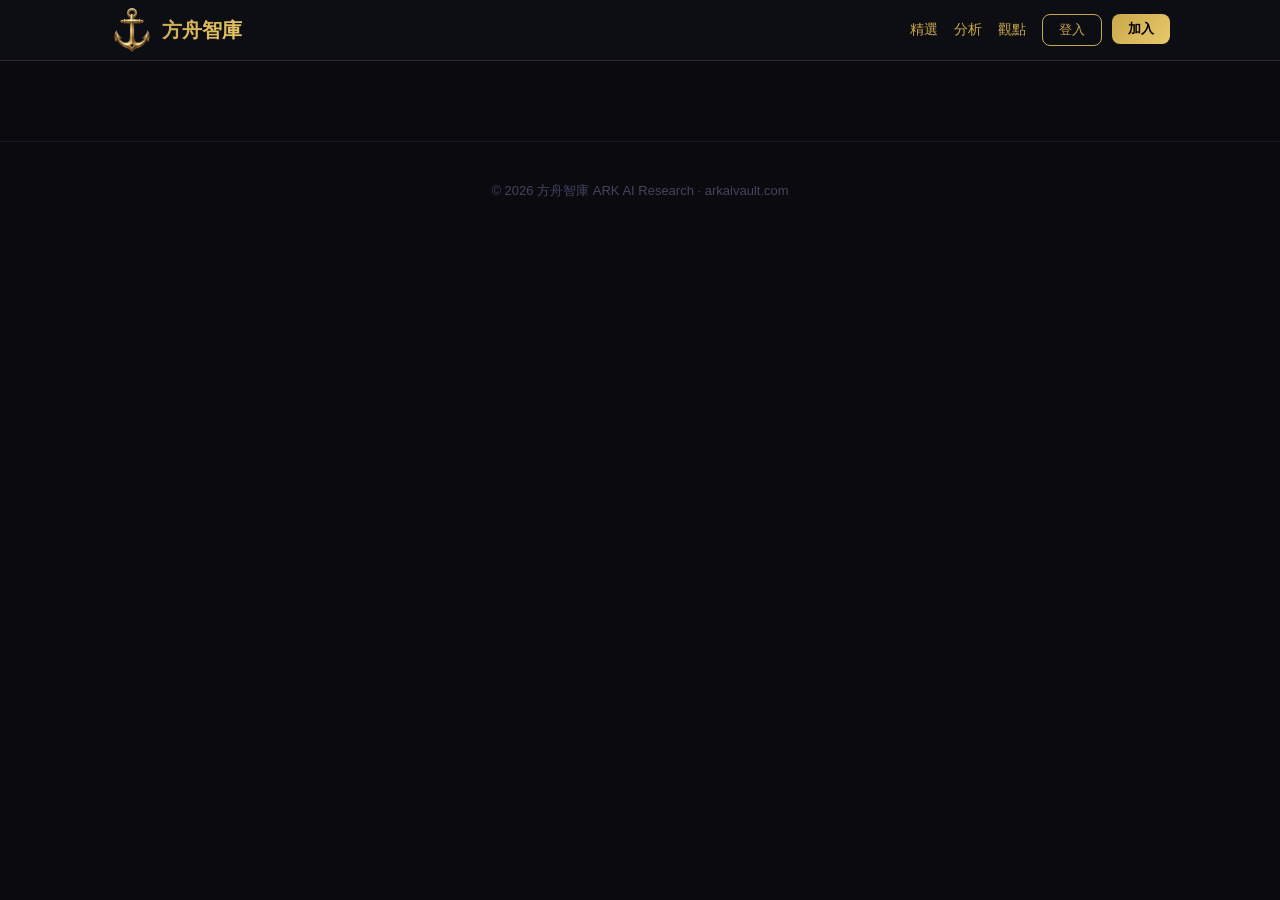
<file: index.html>
<!DOCTYPE html>
<html lang="zh-TW">
  <head>
    <meta charset="UTF-8" />
    <meta name="viewport" content="width=device-width, initial-scale=1.0" />
    <title>方舟智庫 | ARK AI VAULT</title>
    <meta name="description" content="方舟智庫 — 專業台股研究社群，每日精選、方舟智庫觀點、籌碼分析" />
    <link rel="icon" type="image/png" href="/favicon.png?v=2" />
    <link rel="apple-touch-icon" href="/icons/apple-touch-icon.png?v=2" />
    <link rel="apple-touch-icon-precomposed" href="/icons/apple-touch-icon.png?v=2" />
    <meta name="apple-mobile-web-app-title" content="方舟智庫" />
    <meta name="apple-mobile-web-app-capable" content="yes" />
    <meta name="mobile-web-app-capable" content="yes" />
    <link rel="manifest" href="/manifest.json" />
    <script type="module" crossorigin src="/assets/index-Cu1cXN2M.js"></script>
    <link rel="stylesheet" crossorigin href="/assets/index-e7St0Ynq.css">
  </head>
  <body>
    <div id="root"></div>
  </body>
</html>
</file>
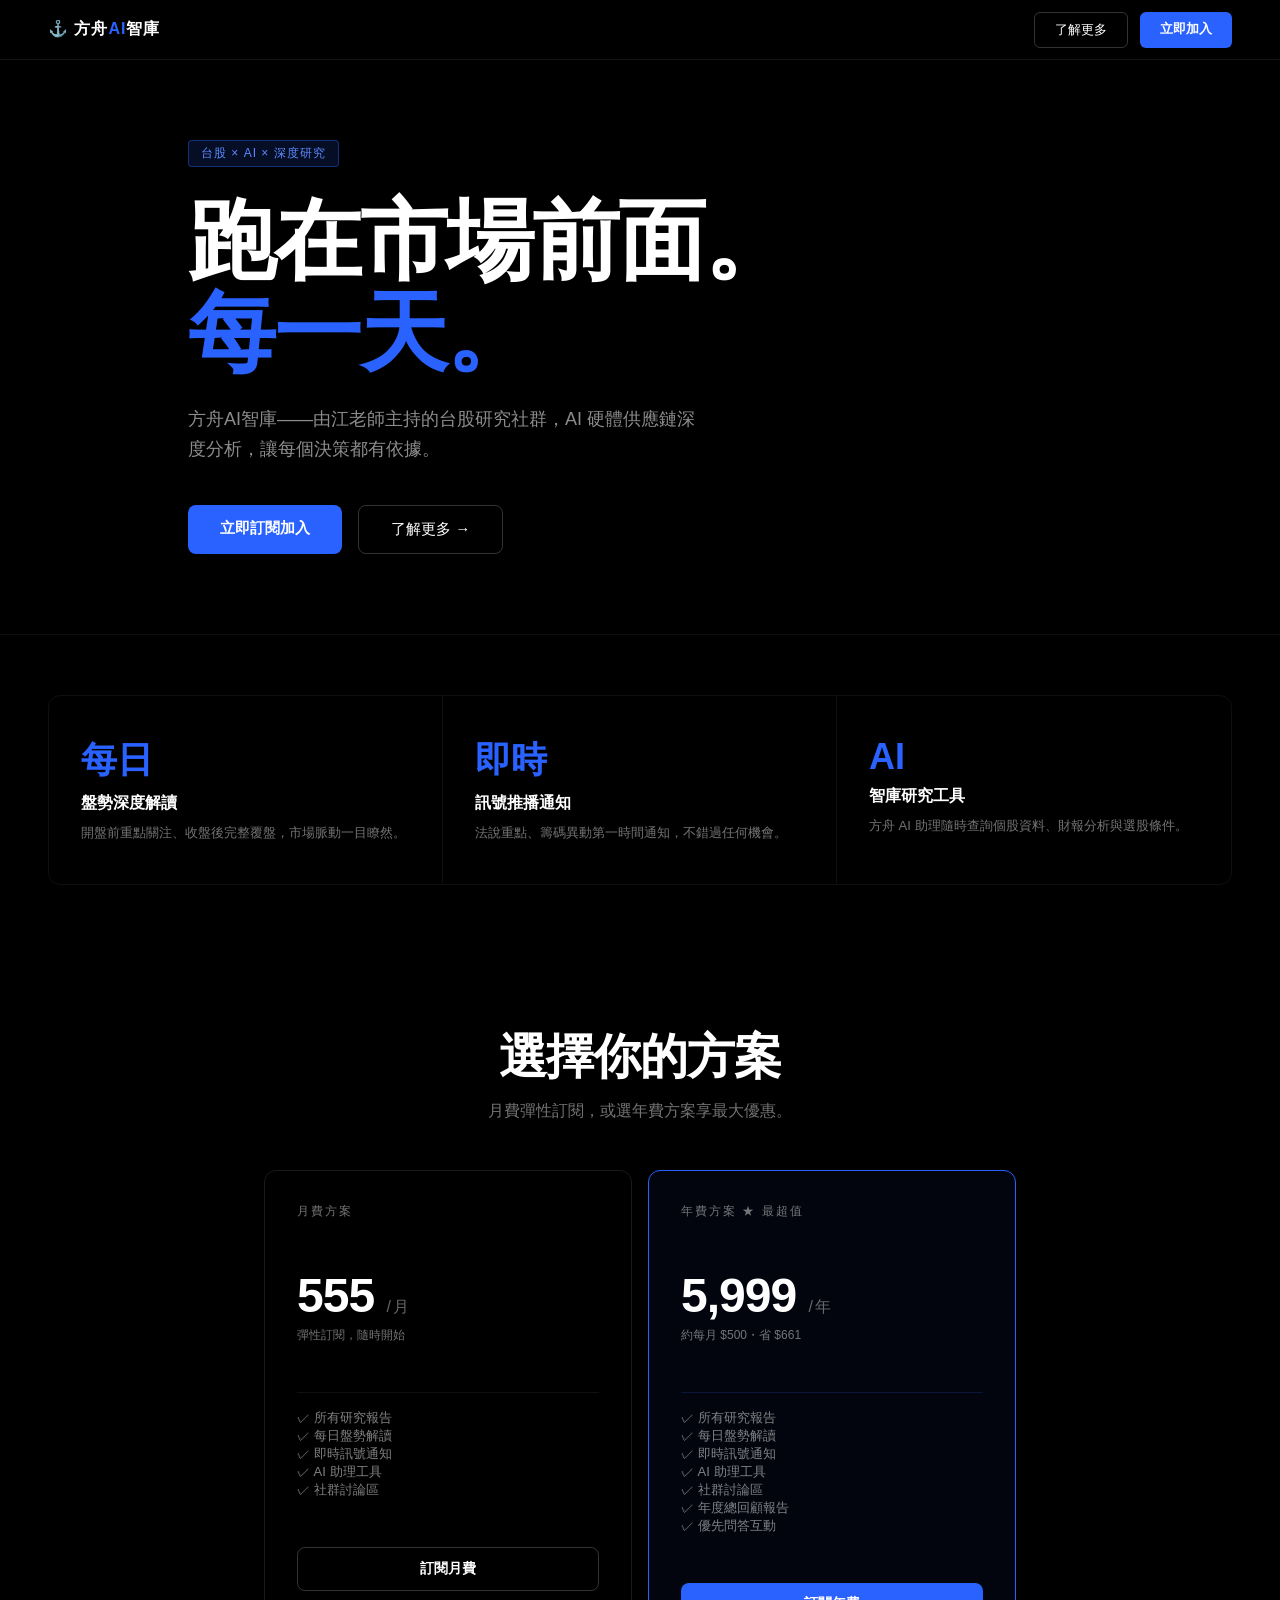
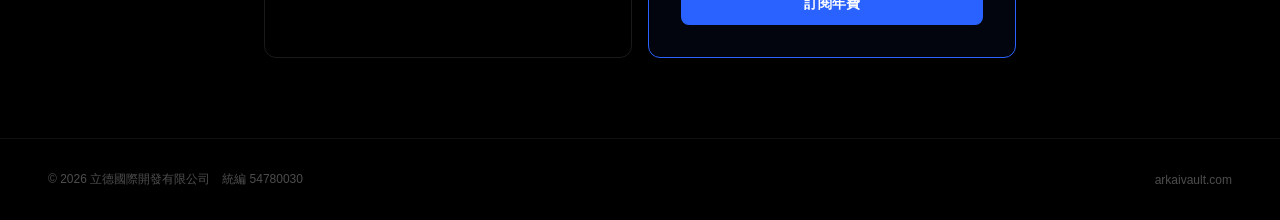
<file: v1-tradingview.html>
<!DOCTYPE html>
<html lang="zh-TW">
<head>
  <meta charset="UTF-8" />
  <meta name="viewport" content="width=device-width, initial-scale=1.0" />
  <title>方舟AI智庫 - Style A</title>
  <style>
    * { box-sizing: border-box; margin: 0; padding: 0; }
    body { font-family: 'Segoe UI','PingFang TC','Noto Sans TC',sans-serif; background: #000; color: #fff; }
    nav {
      position: fixed; top:0; left:0; right:0; z-index:100;
      display:flex; align-items:center; justify-content:space-between;
      padding: 0 48px; height: 60px;
      border-bottom: 1px solid rgba(255,255,255,0.08);
      background: rgba(0,0,0,0.9); backdrop-filter: blur(10px);
    }
    .logo { font-size:16px; font-weight:800; color:#fff; letter-spacing:1px; }
    .logo em { color:#2962ff; font-style:normal; }
    .nav-right { display:flex; gap:12px; }
    .btn-login { padding:8px 20px; background:transparent; border:1px solid rgba(255,255,255,0.2); color:#fff; border-radius:6px; font-size:13px; cursor:pointer; text-decoration:none; }
    .btn-join { padding:8px 20px; background:#2962ff; color:#fff; border:none; border-radius:6px; font-size:13px; font-weight:700; cursor:pointer; text-decoration:none; }

    .hero { padding: 140px 48px 80px; max-width: 1000px; margin: 0 auto; }
    .hero-tag { display:inline-block; background:rgba(41,98,255,0.15); border:1px solid rgba(41,98,255,0.4); color:#5c8aff; font-size:12px; padding:4px 12px; border-radius:4px; margin-bottom:28px; letter-spacing:1px; }
    .hero h1 { font-size: clamp(48px,7vw,88px); font-weight:900; line-height:1.05; letter-spacing:-2px; margin-bottom:24px; }
    .hero h1 .blue { color:#2962ff; }
    .hero p { font-size:18px; color:rgba(255,255,255,0.55); max-width:520px; margin-bottom:40px; line-height:1.7; }
    .hero-btns { display:flex; gap:16px; }
    .btn-big-blue { padding:14px 32px; background:#2962ff; color:#fff; border:none; border-radius:8px; font-size:15px; font-weight:700; cursor:pointer; text-decoration:none; }
    .btn-big-outline { padding:14px 32px; background:transparent; border:1px solid rgba(255,255,255,0.2); color:#fff; border-radius:8px; font-size:15px; cursor:pointer; text-decoration:none; }

    .divider { border:none; border-top:1px solid rgba(255,255,255,0.06); }

    .features { display:grid; grid-template-columns: repeat(3,1fr); gap:0; border:1px solid rgba(255,255,255,0.06); margin: 60px 48px; border-radius:12px; overflow:hidden; }
    .feat { padding:40px 32px; border-right:1px solid rgba(255,255,255,0.06); }
    .feat:last-child { border-right:none; }
    .feat-num { font-size:36px; font-weight:900; color:#2962ff; margin-bottom:8px; }
    .feat h3 { font-size:16px; font-weight:700; margin-bottom:8px; }
    .feat p { font-size:13px; color:rgba(255,255,255,0.45); line-height:1.7; }

    .pricing { max-width:800px; margin: 0 auto; padding: 80px 24px; text-align:center; }
    .pricing h2 { font-size:clamp(28px,4vw,48px); font-weight:900; margin-bottom:12px; letter-spacing:-1px; }
    .pricing p { color:rgba(255,255,255,0.45); margin-bottom:48px; }
    .plans { display:grid; grid-template-columns:1fr 1fr; gap:16px; text-align:left; }
    .plan { border:1px solid rgba(255,255,255,0.1); border-radius:12px; padding:32px; }
    .plan.hot { border-color:#2962ff; background:rgba(41,98,255,0.05); }
    .plan-name { font-size:12px; letter-spacing:2px; color:rgba(255,255,255,0.4); margin-bottom:16px; text-transform:uppercase; }
    .plan-price { font-size:48px; font-weight:900; letter-spacing:-1px; margin-bottom:4px; }
    .plan-price small { font-size:16px; font-weight:400; color:rgba(255,255,255,0.4); }
    .plan-note { font-size:12px; color:#2962ff; margin-bottom:24px; }
    .plan-btn { display:block; text-align:center; padding:12px; border-radius:8px; font-size:14px; font-weight:700; text-decoration:none; margin-top:24px; }
    .plan-btn-blue { background:#2962ff; color:#fff; }
    .plan-btn-outline { border:1px solid rgba(255,255,255,0.2); color:#fff; }

    footer { border-top:1px solid rgba(255,255,255,0.06); padding:32px 48px; display:flex; justify-content:space-between; align-items:center; }
    footer p { font-size:12px; color:rgba(255,255,255,0.3); }
  </style>
</head>
<body>
<nav>
  <div class="logo">⚓ 方舟<em>AI</em>智庫</div>
  <div class="nav-right">
    <a href="#" class="btn-login">了解更多</a>
    <a href="#" class="btn-join">立即加入</a>
  </div>
</nav>

<div class="hero">
  <div class="hero-tag">台股 × AI × 深度研究</div>
  <h1>跑在市場前面。<br/><span class="blue">每一天。</span></h1>
  <p>方舟AI智庫——由江老師主持的台股研究社群，AI 硬體供應鏈深度分析，讓每個決策都有依據。</p>
  <div class="hero-btns">
    <a href="#" class="btn-big-blue">立即訂閱加入</a>
    <a href="#" class="btn-big-outline">了解更多 →</a>
  </div>
</div>

<hr class="divider" />

<div class="features">
  <div class="feat">
    <div class="feat-num">每日</div>
    <h3>盤勢深度解讀</h3>
    <p>開盤前重點關注、收盤後完整覆盤，市場脈動一目瞭然。</p>
  </div>
  <div class="feat">
    <div class="feat-num">即時</div>
    <h3>訊號推播通知</h3>
    <p>法說重點、籌碼異動第一時間通知，不錯過任何機會。</p>
  </div>
  <div class="feat">
    <div class="feat-num">AI</div>
    <h3>智庫研究工具</h3>
    <p>方舟 AI 助理隨時查詢個股資料、財報分析與選股條件。</p>
  </div>
</div>

<div class="pricing">
  <h2>選擇你的方案</h2>
  <p>月費彈性訂閱，或選年費方案享最大優惠。</p>
  <div class="plans">
    <div class="plan">
      <p class="plan-name">月費方案</p>
      <div class="plan-price">555 <small>/ 月</small></div>
      <p class="plan-note">彈性訂閱，隨時開始</p>
      <hr style="border:none;border-top:1px solid rgba(255,255,255,0.06);margin:16px 0;" />
      <p style="font-size:13px;color:rgba(255,255,255,0.5);">✓ 所有研究報告<br/>✓ 每日盤勢解讀<br/>✓ 即時訊號通知<br/>✓ AI 助理工具<br/>✓ 社群討論區</p>
      <a href="#" class="plan-btn plan-btn-outline">訂閱月費</a>
    </div>
    <div class="plan hot">
      <p class="plan-name">年費方案 ★ 最超值</p>
      <div class="plan-price">5,999 <small>/ 年</small></div>
      <p class="plan-note">約每月 $500・省 $661</p>
      <hr style="border:none;border-top:1px solid rgba(41,98,255,0.2);margin:16px 0;" />
      <p style="font-size:13px;color:rgba(255,255,255,0.5);">✓ 所有研究報告<br/>✓ 每日盤勢解讀<br/>✓ 即時訊號通知<br/>✓ AI 助理工具<br/>✓ 社群討論區<br/>✓ 年度總回顧報告<br/>✓ 優先問答互動</p>
      <a href="#" class="plan-btn plan-btn-blue">訂閱年費</a>
    </div>
  </div>
</div>

<footer>
  <p>© 2026 立德國際開發有限公司　統編 54780030</p>
  <p>arkaivault.com</p>
</footer>
</body>
</html>
</file>
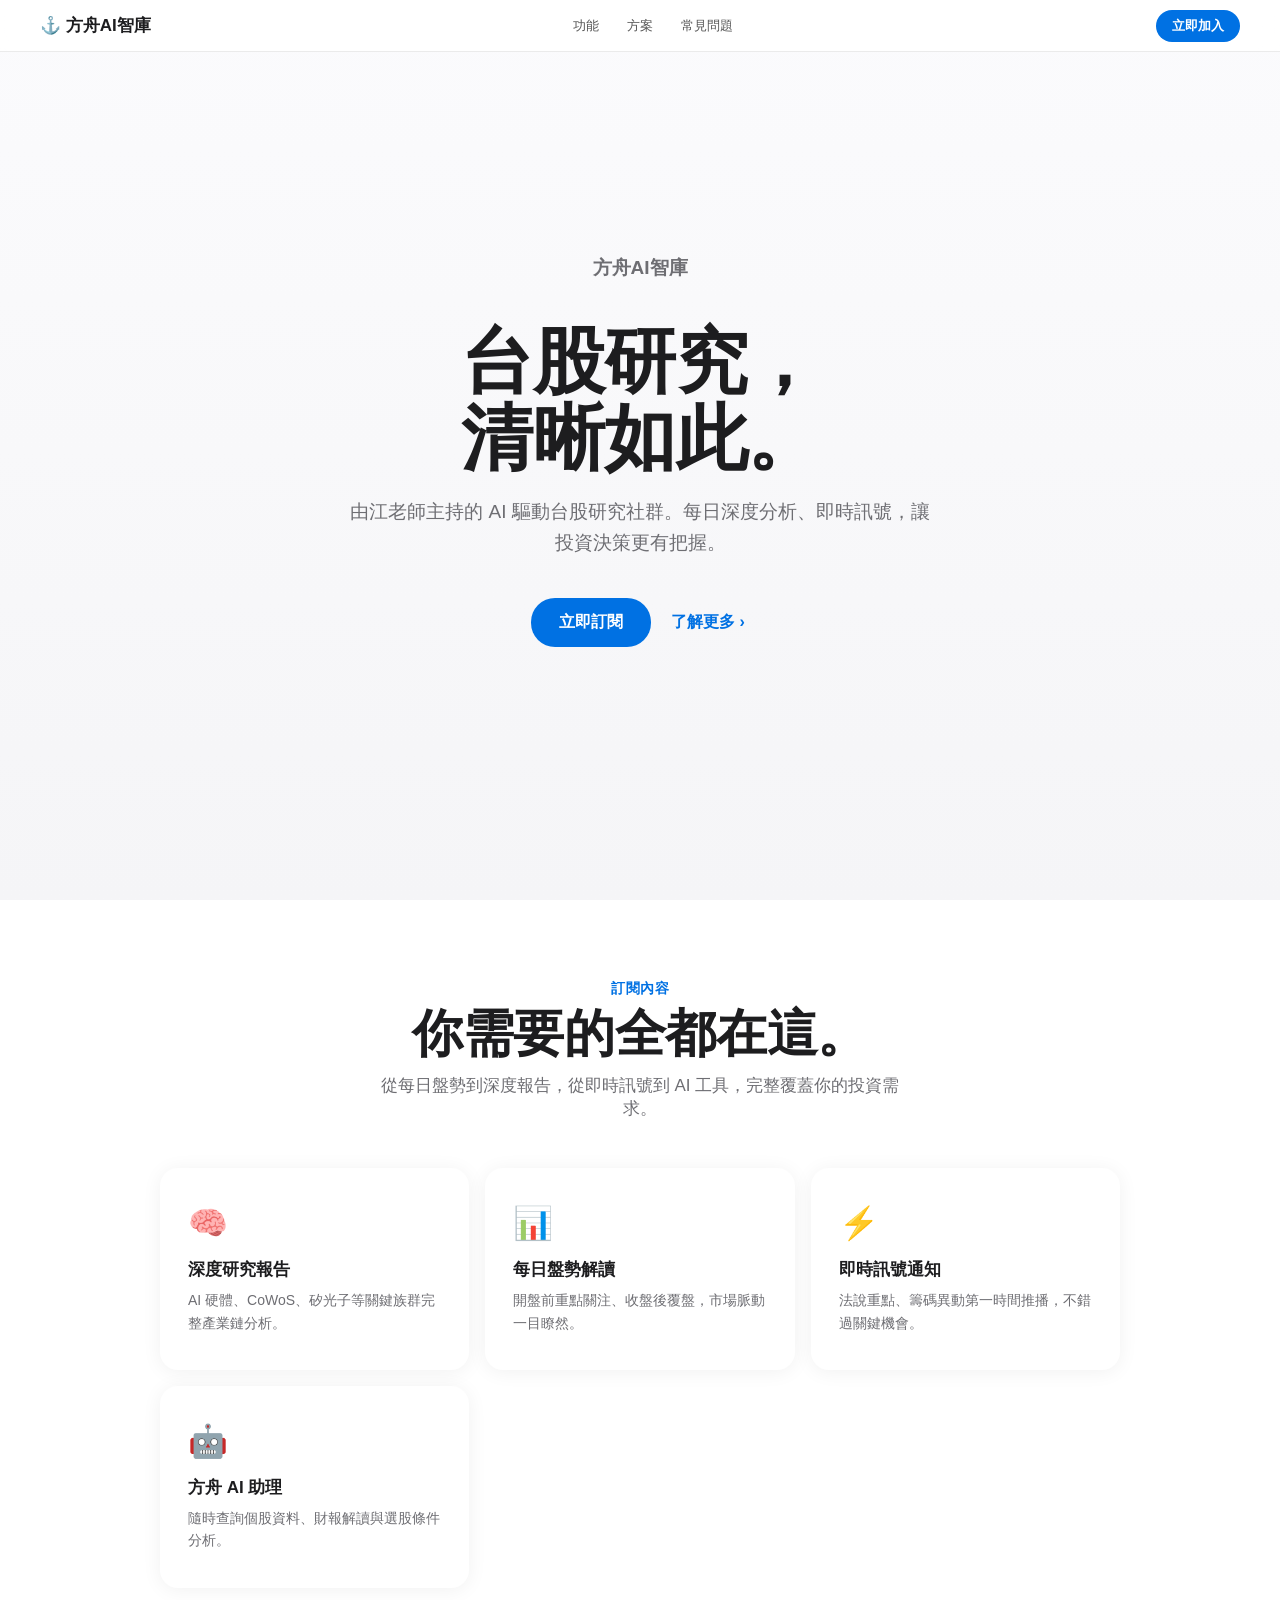
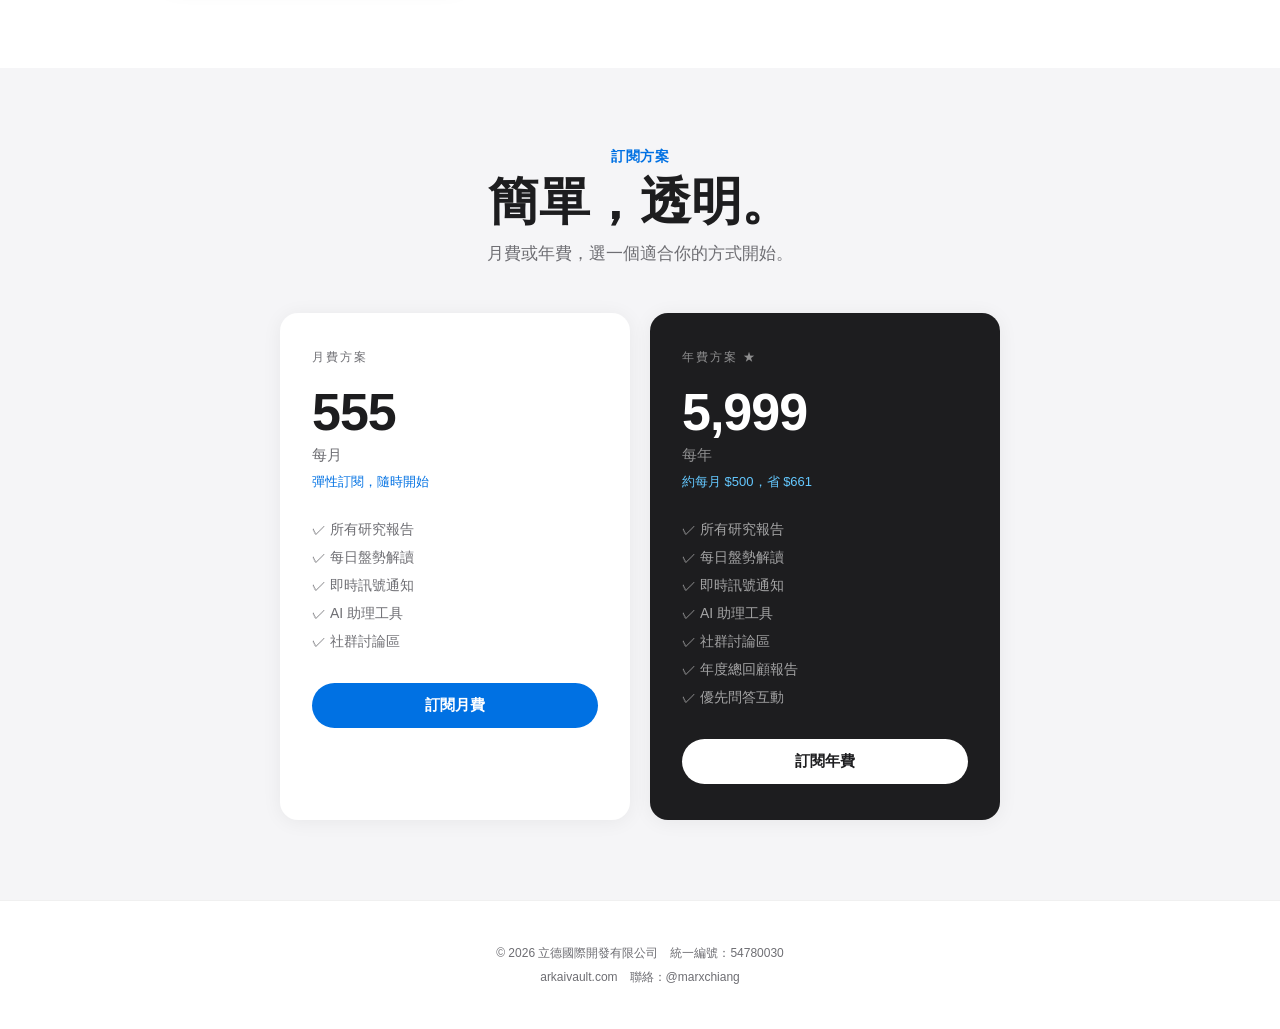
<file: v2-apple.html>
<!DOCTYPE html>
<html lang="zh-TW">
<head>
  <meta charset="UTF-8" />
  <meta name="viewport" content="width=device-width, initial-scale=1.0" />
  <title>方舟AI智庫 - Style B</title>
  <style>
    * { box-sizing:border-box; margin:0; padding:0; }
    body { font-family: -apple-system,'PingFang TC','Noto Sans TC',sans-serif; background:#fff; color:#1d1d1f; overflow-x:hidden; }
    nav {
      position:fixed; top:0; left:0; right:0; z-index:100;
      display:flex; align-items:center; justify-content:space-between;
      padding:0 40px; height:52px;
      background:rgba(255,255,255,0.85); backdrop-filter:blur(20px);
      border-bottom:1px solid rgba(0,0,0,0.08);
    }
    .logo { font-size:17px; font-weight:700; color:#1d1d1f; }
    .nav-links { display:flex; gap:28px; list-style:none; }
    .nav-links a { font-size:13px; color:#555; text-decoration:none; }
    .btn-apple { padding:7px 16px; background:#0071e3; color:#fff; border:none; border-radius:20px; font-size:13px; font-weight:600; cursor:pointer; text-decoration:none; }

    .hero {
      min-height: 100vh;
      display:flex; flex-direction:column; align-items:center; justify-content:center;
      text-align:center; padding:80px 24px;
      background: linear-gradient(180deg, #fbfbfd 0%, #f5f5f7 100%);
    }
    .hero-eyebrow { font-size:17px; color:#0071e3; font-weight:600; margin-bottom:12px; }
    .hero h1 { font-size:clamp(40px,6vw,72px); font-weight:700; line-height:1.07; letter-spacing:-0.5px; color:#1d1d1f; margin-bottom:20px; }
    .hero p { font-size:19px; color:#6e6e73; max-width:580px; margin:0 auto 40px; line-height:1.6; }
    .hero-btns { display:flex; gap:16px; justify-content:center; }
    .btn-xl-blue { padding:14px 28px; background:#0071e3; color:#fff; border:none; border-radius:24px; font-size:16px; font-weight:600; cursor:pointer; text-decoration:none; }
    .btn-xl-blue:hover { background:#0077ed; }
    .btn-xl-text { padding:14px 4px; color:#0071e3; font-size:16px; font-weight:600; text-decoration:none; }
    .btn-xl-text::after { content:' ›'; }

    .section { padding:80px 24px; text-align:center; }
    .section-eyebrow { font-size:14px; color:#0071e3; font-weight:600; letter-spacing:0.5px; margin-bottom:8px; text-transform:uppercase; }
    .section h2 { font-size:clamp(28px,4vw,52px); font-weight:700; letter-spacing:-0.3px; line-height:1.1; color:#1d1d1f; margin-bottom:12px; }
    .section p.sub { font-size:17px; color:#6e6e73; max-width:540px; margin:0 auto 48px; }

    .cards { display:grid; grid-template-columns:repeat(auto-fit,minmax(240px,1fr)); gap:16px; max-width:960px; margin:0 auto; }
    .card {
      background:#fff; border-radius:18px; padding:36px 28px; text-align:left;
      box-shadow: 0 2px 20px rgba(0,0,0,0.06);
      transition: transform 0.2s, box-shadow 0.2s;
    }
    .card:hover { transform:translateY(-4px); box-shadow:0 8px 32px rgba(0,0,0,0.1); }
    .card-icon { font-size:32px; margin-bottom:16px; }
    .card h3 { font-size:17px; font-weight:700; color:#1d1d1f; margin-bottom:8px; }
    .card p { font-size:14px; color:#6e6e73; line-height:1.6; }

    .grey-bg { background:#f5f5f7; }

    .pricing-wrap { display:grid; grid-template-columns:1fr 1fr; gap:20px; max-width:720px; margin:0 auto; text-align:left; }
    .price-card { background:#fff; border-radius:18px; padding:36px 32px; box-shadow:0 2px 20px rgba(0,0,0,0.06); }
    .price-card.featured { background:#1d1d1f; color:#fff; }
    .price-label { font-size:12px; letter-spacing:2px; text-transform:uppercase; color:#6e6e73; margin-bottom:16px; }
    .price-card.featured .price-label { color:rgba(255,255,255,0.5); }
    .price-num { font-size:52px; font-weight:700; letter-spacing:-1px; margin-bottom:4px; }
    .price-period { font-size:15px; color:#6e6e73; }
    .price-card.featured .price-period { color:rgba(255,255,255,0.5); }
    .price-note { font-size:13px; color:#0071e3; margin:8px 0 24px; }
    .price-card.featured .price-note { color:#64c8ff; }
    .price-list { font-size:14px; color:#6e6e73; line-height:2; margin-bottom:28px; }
    .price-card.featured .price-list { color:rgba(255,255,255,0.6); }
    .price-btn { display:block; text-align:center; padding:13px; border-radius:24px; font-size:15px; font-weight:600; text-decoration:none; }
    .price-btn-blue { background:#0071e3; color:#fff; }
    .price-btn-white { background:#fff; color:#1d1d1f; }

    footer { padding:40px 24px; text-align:center; border-top:1px solid rgba(0,0,0,0.06); }
    footer p { font-size:12px; color:#6e6e73; line-height:2; }
  </style>
</head>
<body>
<nav>
  <div class="logo">⚓ 方舟AI智庫</div>
  <ul class="nav-links">
    <li><a href="#">功能</a></li>
    <li><a href="#">方案</a></li>
    <li><a href="#">常見問題</a></li>
  </ul>
  <a href="#" class="btn-apple">立即加入</a>
</nav>

<div class="hero">
  <p class="hero-eyebrow">方舟AI智庫</p>
  <h1>台股研究，<br/>清晰如此。</h1>
  <p>由江老師主持的 AI 驅動台股研究社群。每日深度分析、即時訊號，讓投資決策更有把握。</p>
  <div class="hero-btns">
    <a href="#" class="btn-xl-blue">立即訂閱</a>
    <a href="#" class="btn-xl-text">了解更多</a>
  </div>
</div>

<div class="section">
  <p class="section-eyebrow">訂閱內容</p>
  <h2>你需要的全都在這。</h2>
  <p class="sub">從每日盤勢到深度報告，從即時訊號到 AI 工具，完整覆蓋你的投資需求。</p>
  <div class="cards">
    <div class="card"><div class="card-icon">🧠</div><h3>深度研究報告</h3><p>AI 硬體、CoWoS、矽光子等關鍵族群完整產業鏈分析。</p></div>
    <div class="card"><div class="card-icon">📊</div><h3>每日盤勢解讀</h3><p>開盤前重點關注、收盤後覆盤，市場脈動一目瞭然。</p></div>
    <div class="card"><div class="card-icon">⚡</div><h3>即時訊號通知</h3><p>法說重點、籌碼異動第一時間推播，不錯過關鍵機會。</p></div>
    <div class="card"><div class="card-icon">🤖</div><h3>方舟 AI 助理</h3><p>隨時查詢個股資料、財報解讀與選股條件分析。</p></div>
  </div>
</div>

<div class="section grey-bg">
  <p class="section-eyebrow">訂閱方案</p>
  <h2>簡單，透明。</h2>
  <p class="sub">月費或年費，選一個適合你的方式開始。</p>
  <div class="pricing-wrap">
    <div class="price-card">
      <p class="price-label">月費方案</p>
      <div class="price-num">555</div>
      <p class="price-period">每月</p>
      <p class="price-note">彈性訂閱，隨時開始</p>
      <p class="price-list">✓ 所有研究報告<br/>✓ 每日盤勢解讀<br/>✓ 即時訊號通知<br/>✓ AI 助理工具<br/>✓ 社群討論區</p>
      <a href="#" class="price-btn price-btn-blue">訂閱月費</a>
    </div>
    <div class="price-card featured">
      <p class="price-label">年費方案 ★</p>
      <div class="price-num">5,999</div>
      <p class="price-period">每年</p>
      <p class="price-note">約每月 $500，省 $661</p>
      <p class="price-list">✓ 所有研究報告<br/>✓ 每日盤勢解讀<br/>✓ 即時訊號通知<br/>✓ AI 助理工具<br/>✓ 社群討論區<br/>✓ 年度總回顧報告<br/>✓ 優先問答互動</p>
      <a href="#" class="price-btn price-btn-white">訂閱年費</a>
    </div>
  </div>
</div>

<footer>
  <p>© 2026 立德國際開發有限公司　統一編號：54780030<br/>arkaivault.com　聯絡：@marxchiang</p>
</footer>
</body>
</html>
</file>
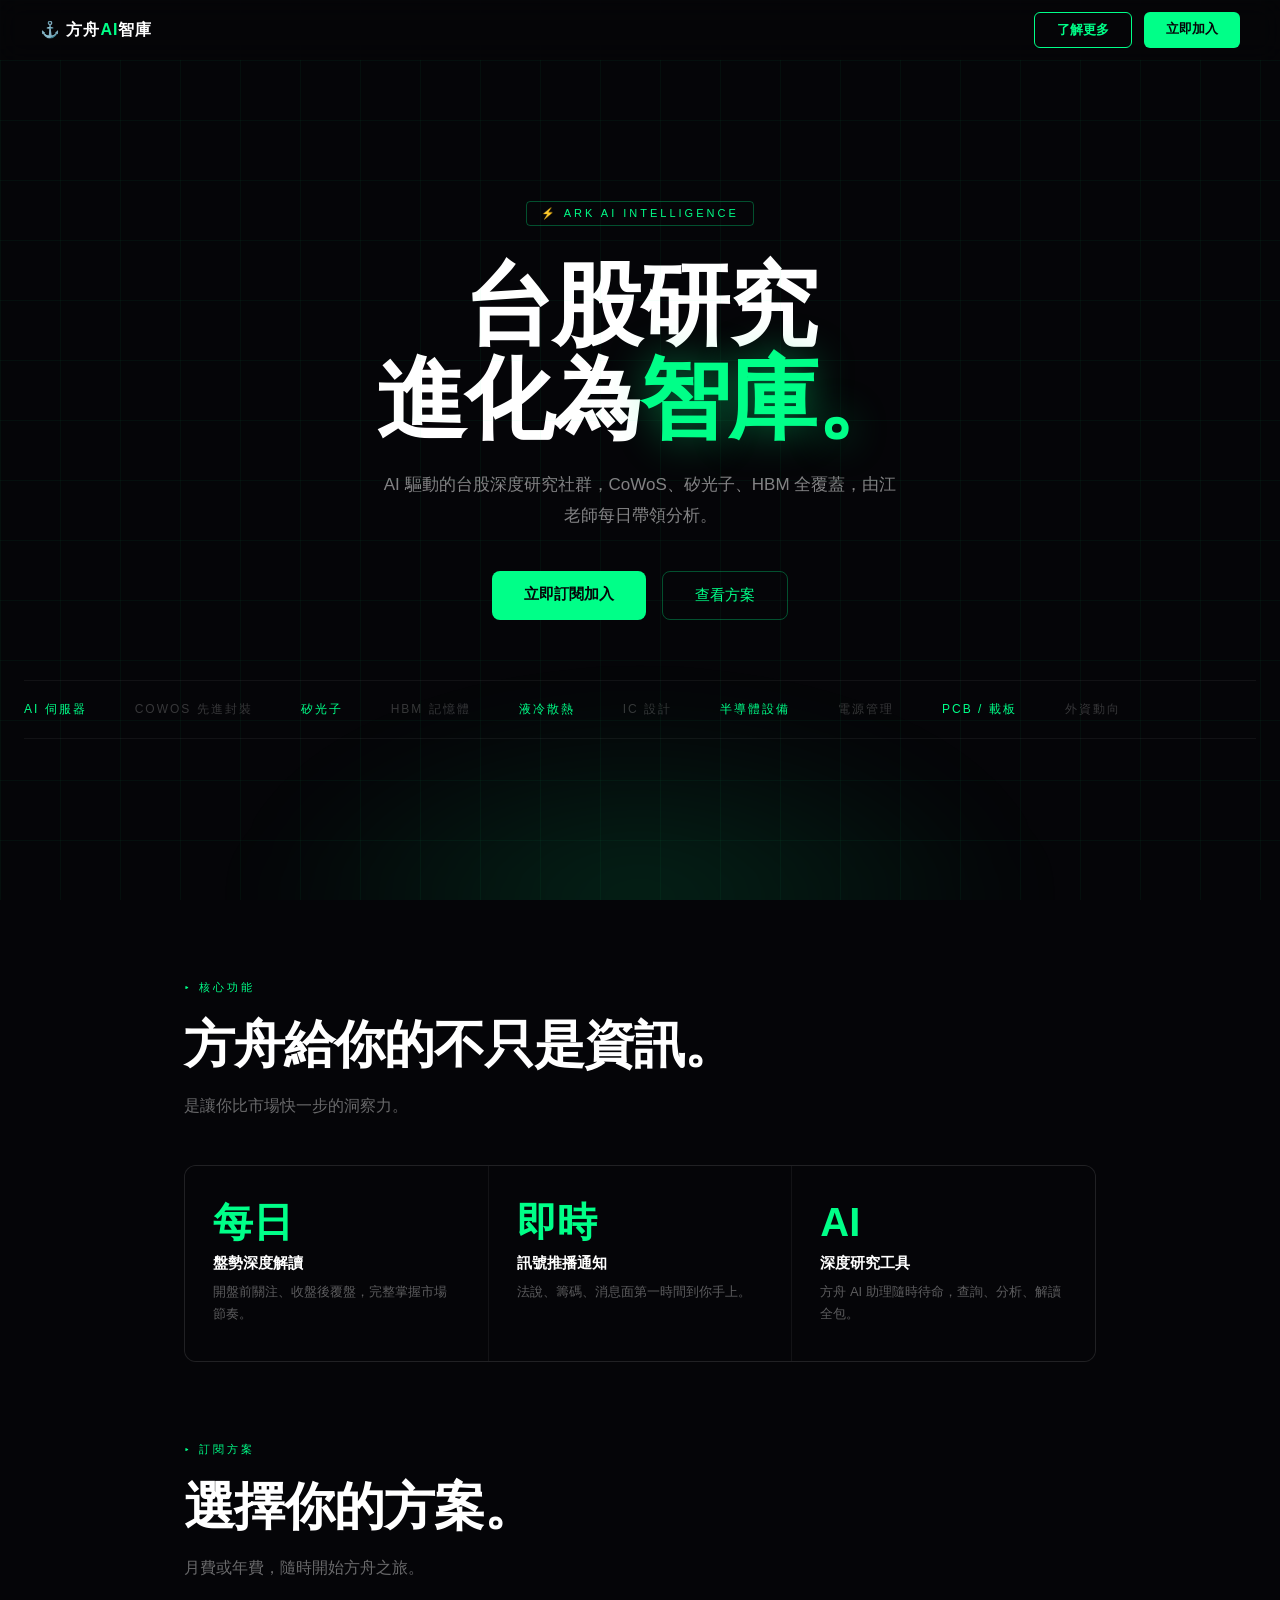
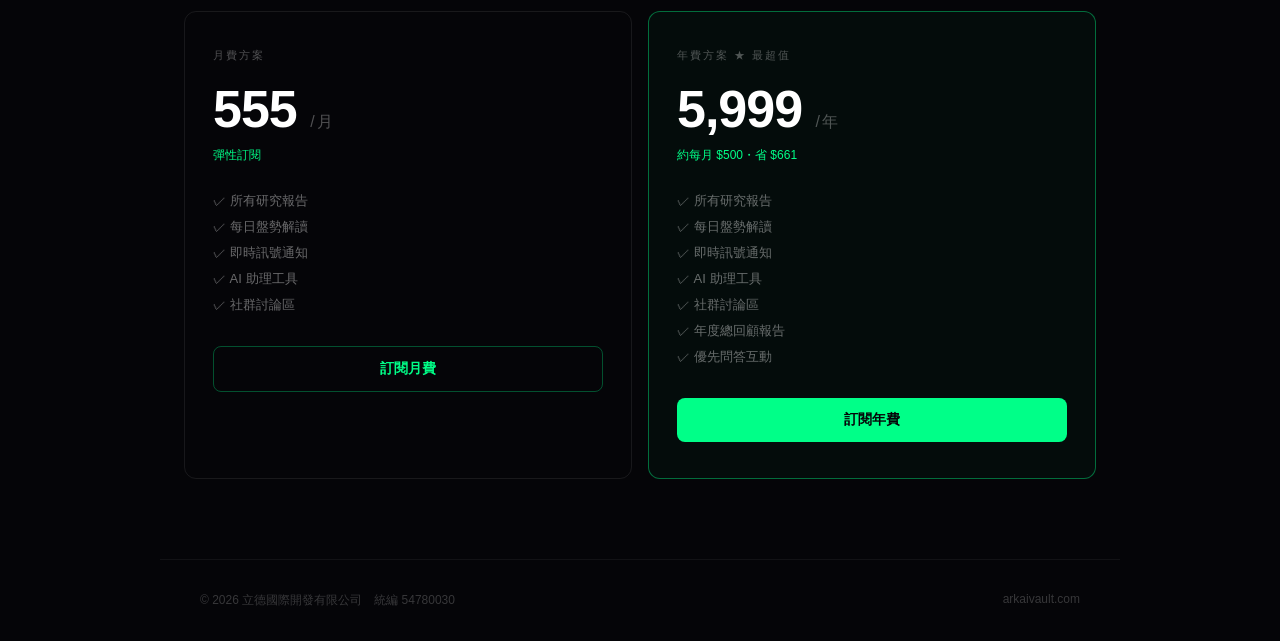
<file: v3-neon.html>
<!DOCTYPE html>
<html lang="zh-TW">
<head>
  <meta charset="UTF-8" />
  <meta name="viewport" content="width=device-width, initial-scale=1.0" />
  <title>方舟AI智庫 - Style C</title>
  <style>
    * { box-sizing:border-box; margin:0; padding:0; }
    body { font-family:'Segoe UI','PingFang TC','Noto Sans TC',sans-serif; background:#050508; color:#fff; overflow-x:hidden; }
    nav {
      position:fixed; top:0; left:0; right:0; z-index:100;
      display:flex; align-items:center; justify-content:space-between;
      padding:0 40px; height:60px;
      background:rgba(5,5,8,0.8); backdrop-filter:blur(12px);
    }
    .logo { font-size:16px; font-weight:800; letter-spacing:1px; }
    .logo span { color:#00ff88; }
    .btn-cta { padding:8px 22px; background:transparent; border:1px solid #00ff88; color:#00ff88; border-radius:6px; font-size:13px; font-weight:700; cursor:pointer; text-decoration:none; transition:background 0.2s; }
    .btn-cta:hover { background:rgba(0,255,136,0.1); }
    .btn-cta-fill { padding:8px 22px; background:#00ff88; color:#050508; border:none; border-radius:6px; font-size:13px; font-weight:800; cursor:pointer; text-decoration:none; }

    .hero {
      min-height:100vh; display:flex; flex-direction:column; align-items:center; justify-content:center;
      text-align:center; padding:100px 24px 60px; position:relative; overflow:hidden;
    }
    .grid-bg {
      position:absolute; inset:0; pointer-events:none;
      background-image: linear-gradient(rgba(0,255,136,0.04) 1px, transparent 1px),
                        linear-gradient(90deg, rgba(0,255,136,0.04) 1px, transparent 1px);
      background-size: 60px 60px;
    }
    .glow { position:absolute; bottom:-200px; left:50%; transform:translateX(-50%);
      width:800px; height:400px;
      background:radial-gradient(ellipse, rgba(0,255,136,0.12) 0%, transparent 70%);
      filter:blur(40px); pointer-events:none; }
    .hero-badge { display:inline-flex; align-items:center; gap:8px; border:1px solid rgba(0,255,136,0.3); color:#00ff88; font-size:11px; letter-spacing:3px; padding:5px 14px; border-radius:4px; margin-bottom:32px; text-transform:uppercase; }
    .hero h1 { font-size:clamp(44px,7vw,90px); font-weight:900; line-height:1.05; letter-spacing:-2px; margin-bottom:24px; }
    .hero h1 .green { color:#00ff88; text-shadow:0 0 40px rgba(0,255,136,0.4); }
    .hero p { font-size:17px; color:rgba(255,255,255,0.5); max-width:520px; margin:0 auto 40px; line-height:1.8; }
    .hero-btns { display:flex; gap:16px; justify-content:center; }
    .btn-xl-green { padding:14px 32px; background:#00ff88; color:#050508; border:none; border-radius:8px; font-size:15px; font-weight:800; cursor:pointer; text-decoration:none; }
    .btn-xl-outline { padding:14px 32px; background:transparent; border:1px solid rgba(0,255,136,0.3); color:#00ff88; border-radius:8px; font-size:15px; cursor:pointer; text-decoration:none; }

    .ticker { display:flex; gap:48px; padding:20px 0; border-top:1px solid rgba(255,255,255,0.05); border-bottom:1px solid rgba(255,255,255,0.05); overflow:hidden; margin-top:60px; width:100%; }
    .ticker span { font-size:12px; color:rgba(255,255,255,0.2); white-space:nowrap; letter-spacing:2px; text-transform:uppercase; }
    .ticker .active { color:#00ff88; }

    .section { max-width:960px; margin:0 auto; padding:80px 24px; }
    .label { font-size:11px; letter-spacing:3px; color:#00ff88; text-transform:uppercase; margin-bottom:16px; }
    .section h2 { font-size:clamp(28px,4vw,52px); font-weight:800; letter-spacing:-1px; margin-bottom:16px; }
    .section p.sub { color:rgba(255,255,255,0.4); font-size:16px; max-width:520px; margin-bottom:48px; }

    .grid3 { display:grid; grid-template-columns:repeat(3,1fr); gap:1px; background:rgba(255,255,255,0.06); border:1px solid rgba(255,255,255,0.06); border-radius:12px; overflow:hidden; }
    .g-item { background:#050508; padding:36px 28px; }
    .g-item:hover { background:#0a0a10; }
    .g-num { font-size:40px; font-weight:900; color:#00ff88; margin-bottom:12px; line-height:1; }
    .g-item h3 { font-size:15px; font-weight:700; margin-bottom:8px; }
    .g-item p { font-size:13px; color:rgba(255,255,255,0.35); line-height:1.7; }

    .pricing-row { display:grid; grid-template-columns:1fr 1fr; gap:16px; }
    .p-card { border:1px solid rgba(255,255,255,0.08); border-radius:12px; padding:36px 28px; }
    .p-card.hot { border-color:rgba(0,255,136,0.4); background:rgba(0,255,136,0.03); }
    .p-label { font-size:11px; letter-spacing:2px; color:rgba(255,255,255,0.3); text-transform:uppercase; margin-bottom:16px; }
    .p-price { font-size:52px; font-weight:900; letter-spacing:-1px; }
    .p-price small { font-size:16px; font-weight:400; color:rgba(255,255,255,0.3); }
    .p-note { font-size:12px; color:#00ff88; margin:8px 0 24px; }
    .p-list { font-size:13px; color:rgba(255,255,255,0.4); line-height:2; margin-bottom:28px; }
    .p-btn { display:block; text-align:center; padding:13px; border-radius:8px; font-size:14px; font-weight:700; text-decoration:none; }
    .p-btn-green { background:#00ff88; color:#050508; }
    .p-btn-outline { border:1px solid rgba(0,255,136,0.3); color:#00ff88; }

    footer { border-top:1px solid rgba(255,255,255,0.05); padding:32px 40px; display:flex; justify-content:space-between; max-width:960px; margin:0 auto; }
    footer p { font-size:12px; color:rgba(255,255,255,0.2); }
  </style>
</head>
<body>
<nav>
  <div class="logo">⚓ 方舟<span>AI</span>智庫</div>
  <div style="display:flex;gap:12px;">
    <a href="#" class="btn-cta">了解更多</a>
    <a href="#" class="btn-cta-fill">立即加入</a>
  </div>
</nav>

<div class="hero">
  <div class="grid-bg"></div>
  <div class="glow"></div>
  <div class="hero-badge">⚡ ARK AI Intelligence</div>
  <h1>台股研究<br/>進化為<span class="green">智庫。</span></h1>
  <p>AI 驅動的台股深度研究社群，CoWoS、矽光子、HBM 全覆蓋，由江老師每日帶領分析。</p>
  <div class="hero-btns">
    <a href="#" class="btn-xl-green">立即訂閱加入</a>
    <a href="#" class="btn-xl-outline">查看方案</a>
  </div>
  <div class="ticker">
    <span class="active">AI 伺服器</span>
    <span>CoWoS 先進封裝</span>
    <span class="active">矽光子</span>
    <span>HBM 記憶體</span>
    <span class="active">液冷散熱</span>
    <span>IC 設計</span>
    <span class="active">半導體設備</span>
    <span>電源管理</span>
    <span class="active">PCB / 載板</span>
    <span>外資動向</span>
  </div>
</div>

<div class="section">
  <p class="label">▸ 核心功能</p>
  <h2>方舟給你的不只是資訊。</h2>
  <p class="sub">是讓你比市場快一步的洞察力。</p>
  <div class="grid3">
    <div class="g-item"><div class="g-num">每日</div><h3>盤勢深度解讀</h3><p>開盤前關注、收盤後覆盤，完整掌握市場節奏。</p></div>
    <div class="g-item"><div class="g-num">即時</div><h3>訊號推播通知</h3><p>法說、籌碼、消息面第一時間到你手上。</p></div>
    <div class="g-item"><div class="g-num">AI</div><h3>深度研究工具</h3><p>方舟 AI 助理隨時待命，查詢、分析、解讀全包。</p></div>
  </div>
</div>

<div class="section" style="padding-top:0;">
  <p class="label">▸ 訂閱方案</p>
  <h2>選擇你的方案。</h2>
  <p class="sub" style="margin-bottom:32px;">月費或年費，隨時開始方舟之旅。</p>
  <div class="pricing-row">
    <div class="p-card">
      <p class="p-label">月費方案</p>
      <div class="p-price">555 <small>/ 月</small></div>
      <p class="p-note">彈性訂閱</p>
      <p class="p-list">✓ 所有研究報告<br/>✓ 每日盤勢解讀<br/>✓ 即時訊號通知<br/>✓ AI 助理工具<br/>✓ 社群討論區</p>
      <a href="#" class="p-btn p-btn-outline">訂閱月費</a>
    </div>
    <div class="p-card hot">
      <p class="p-label">年費方案 ★ 最超值</p>
      <div class="p-price">5,999 <small>/ 年</small></div>
      <p class="p-note">約每月 $500・省 $661</p>
      <p class="p-list">✓ 所有研究報告<br/>✓ 每日盤勢解讀<br/>✓ 即時訊號通知<br/>✓ AI 助理工具<br/>✓ 社群討論區<br/>✓ 年度總回顧報告<br/>✓ 優先問答互動</p>
      <a href="#" class="p-btn p-btn-green">訂閱年費</a>
    </div>
  </div>
</div>

<footer>
  <p>© 2026 立德國際開發有限公司　統編 54780030</p>
  <p>arkaivault.com</p>
</footer>
</body>
</html>
</file>
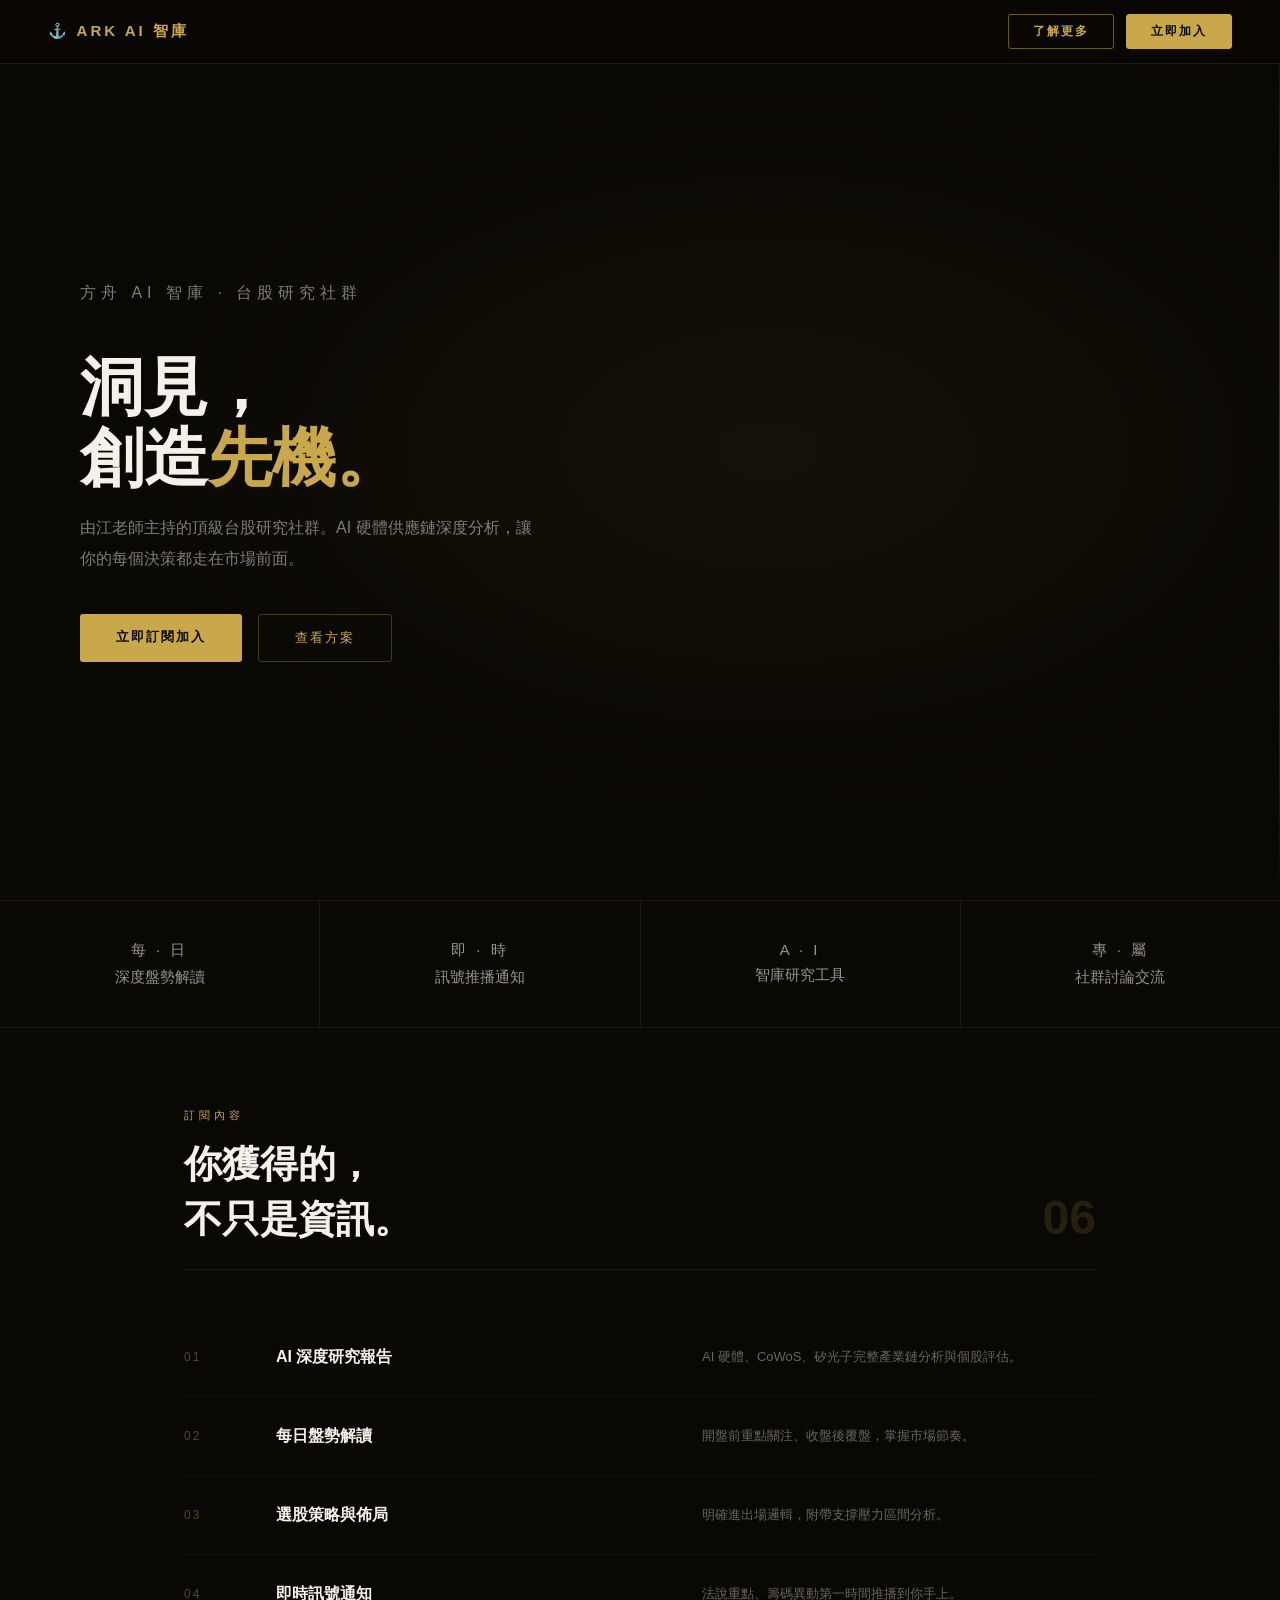
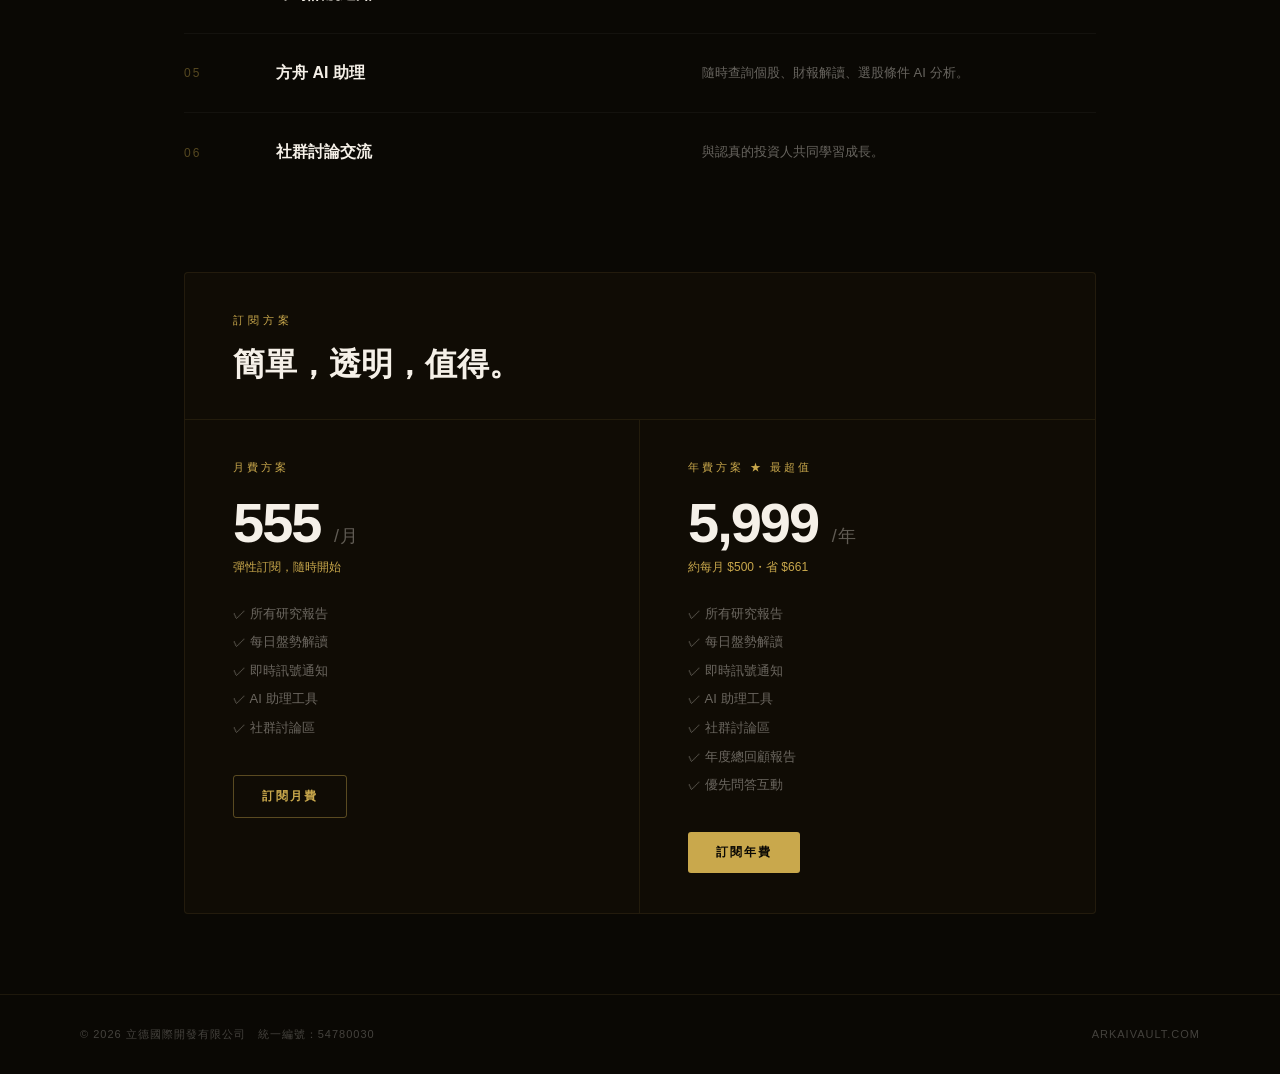
<file: v4-luxury.html>
<!DOCTYPE html>
<html lang="zh-TW">
<head>
  <meta charset="UTF-8" />
  <meta name="viewport" content="width=device-width, initial-scale=1.0" />
  <title>方舟AI智庫 - Style D</title>
  <style>
    @import url('https://fonts.googleapis.com/css2?family=Playfair+Display:wght@700;900&display=swap');
    * { box-sizing:border-box; margin:0; padding:0; }
    body { font-family:'Segoe UI','PingFang TC','Noto Sans TC',sans-serif; background:#0a0804; color:#f5f0e8; overflow-x:hidden; }
    nav {
      position:fixed; top:0; left:0; right:0; z-index:100;
      display:flex; align-items:center; justify-content:space-between;
      padding:0 48px; height:64px;
      background:rgba(10,8,4,0.9); backdrop-filter:blur(16px);
      border-bottom:1px solid rgba(201,168,76,0.12);
    }
    .logo { font-size:15px; font-weight:800; letter-spacing:3px; text-transform:uppercase; color:#c9a84c; }
    .btn-gold-outline { padding:8px 24px; border:1px solid rgba(201,168,76,0.5); color:#c9a84c; background:transparent; border-radius:3px; font-size:12px; font-weight:700; letter-spacing:2px; text-transform:uppercase; cursor:pointer; text-decoration:none; transition:all 0.2s; }
    .btn-gold-outline:hover { background:rgba(201,168,76,0.1); }
    .btn-gold-fill { padding:8px 24px; border:1px solid #c9a84c; color:#0a0804; background:#c9a84c; border-radius:3px; font-size:12px; font-weight:800; letter-spacing:2px; text-transform:uppercase; cursor:pointer; text-decoration:none; }

    .hero {
      min-height:100vh; display:flex; align-items:center;
      padding:120px 80px 80px;
      background: radial-gradient(ellipse at 60% 50%, rgba(201,168,76,0.06) 0%, transparent 60%);
      position:relative;
    }
    .hero-left { max-width:600px; }
    .eyebrow { font-size:11px; letter-spacing:5px; color:#c9a84c; text-transform:uppercase; margin-bottom:24px; }
    .hero h1 {
      font-family:'Playfair Display', 'Noto Serif TC', serif;
      font-size:clamp(44px,5vw,72px); font-weight:900; line-height:1.1;
      color:#f5f0e8; margin-bottom:24px;
    }
    .hero h1 em { color:#c9a84c; font-style:normal; }
    .hero p { font-size:16px; color:rgba(245,240,232,0.5); line-height:1.9; max-width:460px; margin-bottom:40px; }
    .hero-btns { display:flex; gap:16px; }
    .btn-hero-gold { padding:14px 36px; background:#c9a84c; color:#0a0804; border:none; border-radius:3px; font-size:13px; font-weight:800; letter-spacing:2px; text-transform:uppercase; cursor:pointer; text-decoration:none; }
    .btn-hero-ghost { padding:14px 36px; background:transparent; border:1px solid rgba(201,168,76,0.3); color:#c9a84c; border-radius:3px; font-size:13px; letter-spacing:2px; text-transform:uppercase; cursor:pointer; text-decoration:none; }
    .hero-line { position:absolute; right:0; top:0; bottom:0; width:1px; background:linear-gradient(180deg, transparent, rgba(201,168,76,0.3) 30%, rgba(201,168,76,0.3) 70%, transparent); }

    .strip { display:flex; border-top:1px solid rgba(201,168,76,0.1); border-bottom:1px solid rgba(201,168,76,0.1); }
    .strip-item { flex:1; padding:40px 32px; border-right:1px solid rgba(201,168,76,0.1); text-align:center; }
    .strip-item:last-child { border-right:none; }
    .strip-num { font-size:11px; letter-spacing:3px; color:#c9a84c; margin-bottom:8px; text-transform:uppercase; }
    .strip-item p { font-size:15px; color:rgba(245,240,232,0.6); }

    .section { max-width:960px; margin:0 auto; padding:80px 24px; }
    .section-head { display:flex; align-items:flex-end; justify-content:space-between; margin-bottom:48px; padding-bottom:24px; border-bottom:1px solid rgba(201,168,76,0.1); }
    .section-head-left .sec-label { font-size:11px; letter-spacing:4px; color:#c9a84c; text-transform:uppercase; margin-bottom:12px; }
    .section-head-left h2 { font-family:'Playfair Display',serif; font-size:clamp(28px,3vw,44px); font-weight:700; color:#f5f0e8; }
    .sec-count { font-size:48px; font-weight:900; color:rgba(201,168,76,0.15); }

    .feat-list { display:flex; flex-direction:column; gap:0; }
    .feat-row { display:grid; grid-template-columns:60px 1fr 1fr; align-items:center; gap:32px; padding:28px 0; border-bottom:1px solid rgba(255,255,255,0.04); }
    .feat-row:last-child { border-bottom:none; }
    .feat-idx { font-size:12px; color:rgba(201,168,76,0.4); letter-spacing:2px; }
    .feat-row h3 { font-size:16px; font-weight:700; color:#f5f0e8; }
    .feat-row p { font-size:13px; color:rgba(245,240,232,0.4); line-height:1.7; }

    .pricing-area { background:rgba(201,168,76,0.03); border:1px solid rgba(201,168,76,0.1); border-radius:4px; }
    .pricing-head { padding:40px 48px 32px; border-bottom:1px solid rgba(201,168,76,0.1); }
    .pricing-head h2 { font-family:'Playfair Display',serif; font-size:32px; font-weight:700; }
    .pricing-grid { display:grid; grid-template-columns:1fr 1fr; }
    .p-col { padding:40px 48px; border-right:1px solid rgba(201,168,76,0.1); }
    .p-col:last-child { border-right:none; }
    .p-type { font-size:11px; letter-spacing:3px; color:#c9a84c; text-transform:uppercase; margin-bottom:20px; }
    .p-amount { font-size:56px; font-weight:900; color:#f5f0e8; letter-spacing:-2px; line-height:1; }
    .p-amount small { font-size:18px; font-weight:400; color:rgba(245,240,232,0.35); }
    .p-hint { font-size:12px; color:#c9a84c; margin:8px 0 24px; }
    .p-items { font-size:13px; color:rgba(245,240,232,0.4); line-height:2.2; margin-bottom:32px; }
    .p-btn { display:inline-block; padding:12px 28px; border-radius:3px; font-size:12px; font-weight:800; letter-spacing:2px; text-transform:uppercase; text-decoration:none; }
    .p-btn-gold { background:#c9a84c; color:#0a0804; }
    .p-btn-border { border:1px solid rgba(201,168,76,0.4); color:#c9a84c; }

    footer { border-top:1px solid rgba(201,168,76,0.1); padding:32px 80px; display:flex; justify-content:space-between; align-items:center; }
    footer p { font-size:11px; color:rgba(245,240,232,0.25); letter-spacing:1px; }
  </style>
</head>
<body>
<nav>
  <div class="logo">⚓ ARK AI 智庫</div>
  <div style="display:flex;gap:12px;">
    <a href="#" class="btn-gold-outline">了解更多</a>
    <a href="#" class="btn-gold-fill">立即加入</a>
  </div>
</nav>

<div class="hero">
  <div class="hero-left">
    <p class="eyebrow">方舟 AI 智庫 · 台股研究社群</p>
    <h1>洞見，<br/>創造<em>先機。</em></h1>
    <p>由江老師主持的頂級台股研究社群。AI 硬體供應鏈深度分析，讓你的每個決策都走在市場前面。</p>
    <div class="hero-btns">
      <a href="#" class="btn-hero-gold">立即訂閱加入</a>
      <a href="#" class="btn-hero-ghost">查看方案</a>
    </div>
  </div>
  <div class="hero-line"></div>
</div>

<div class="strip">
  <div class="strip-item"><p class="strip-num">每 · 日</p><p>深度盤勢解讀</p></div>
  <div class="strip-item"><p class="strip-num">即 · 時</p><p>訊號推播通知</p></div>
  <div class="strip-item"><p class="strip-num">A · I</p><p>智庫研究工具</p></div>
  <div class="strip-item"><p class="strip-num">專 · 屬</p><p>社群討論交流</p></div>
</div>

<div class="section">
  <div class="section-head">
    <div class="section-head-left">
      <p class="sec-label">訂閱內容</p>
      <h2>你獲得的，<br/>不只是資訊。</h2>
    </div>
    <div class="sec-count">06</div>
  </div>
  <div class="feat-list">
    <div class="feat-row"><span class="feat-idx">01</span><h3>AI 深度研究報告</h3><p>AI 硬體、CoWoS、矽光子完整產業鏈分析與個股評估。</p></div>
    <div class="feat-row"><span class="feat-idx">02</span><h3>每日盤勢解讀</h3><p>開盤前重點關注、收盤後覆盤，掌握市場節奏。</p></div>
    <div class="feat-row"><span class="feat-idx">03</span><h3>選股策略與佈局</h3><p>明確進出場邏輯，附帶支撐壓力區間分析。</p></div>
    <div class="feat-row"><span class="feat-idx">04</span><h3>即時訊號通知</h3><p>法說重點、籌碼異動第一時間推播到你手上。</p></div>
    <div class="feat-row"><span class="feat-idx">05</span><h3>方舟 AI 助理</h3><p>隨時查詢個股、財報解讀、選股條件 AI 分析。</p></div>
    <div class="feat-row"><span class="feat-idx">06</span><h3>社群討論交流</h3><p>與認真的投資人共同學習成長。</p></div>
  </div>
</div>

<div class="section" style="padding-top:0;">
  <div class="pricing-area">
    <div class="pricing-head">
      <p style="font-size:11px;letter-spacing:4px;color:#c9a84c;text-transform:uppercase;margin-bottom:12px;">訂閱方案</p>
      <h2>簡單，透明，值得。</h2>
    </div>
    <div class="pricing-grid">
      <div class="p-col">
        <p class="p-type">月費方案</p>
        <div class="p-amount">555 <small>/ 月</small></div>
        <p class="p-hint">彈性訂閱，隨時開始</p>
        <p class="p-items">✓ 所有研究報告<br/>✓ 每日盤勢解讀<br/>✓ 即時訊號通知<br/>✓ AI 助理工具<br/>✓ 社群討論區</p>
        <a href="#" class="p-btn p-btn-border">訂閱月費</a>
      </div>
      <div class="p-col">
        <p class="p-type">年費方案 ★ 最超值</p>
        <div class="p-amount">5,999 <small>/ 年</small></div>
        <p class="p-hint">約每月 $500・省 $661</p>
        <p class="p-items">✓ 所有研究報告<br/>✓ 每日盤勢解讀<br/>✓ 即時訊號通知<br/>✓ AI 助理工具<br/>✓ 社群討論區<br/>✓ 年度總回顧報告<br/>✓ 優先問答互動</p>
        <a href="#" class="p-btn p-btn-gold">訂閱年費</a>
      </div>
    </div>
  </div>
</div>

<footer>
  <p>© 2026 立德國際開發有限公司　統一編號：54780030</p>
  <p>ARKAIVAULT.COM</p>
</footer>
</body>
</html>
</file>
<file: assets/index-e7St0Ynq.css>
:root{--gold: #c9a84c;--gold-light: #e8c96a;--dark: #0a0a0f;--dark2: #111118;--dark3: #1a1a24;--card: #16161f;--border: #2a2a3a;--text: #e8e8f0;--text-dim: #8888aa;--red: #ff4b4b;--green: #00d26a}*{box-sizing:border-box;margin:0;padding:0}body{font-family:-apple-system,PingFang TC,Microsoft JhengHei,sans-serif;background:var(--dark);color:var(--text);min-height:100vh}a{color:var(--gold);text-decoration:none}a:hover{color:var(--gold-light)}button{cursor:pointer;border:none;font-family:inherit}.btn-gold{background:linear-gradient(135deg,var(--gold),var(--gold-light));color:#000;font-weight:700;padding:12px 28px;border-radius:8px;font-size:15px;transition:opacity .2s}.btn-gold:hover{opacity:.85}.btn-outline{background:transparent;border:1px solid var(--gold);color:var(--gold);padding:10px 24px;border-radius:8px;font-size:14px;transition:all .2s}.btn-outline:hover{background:var(--gold);color:#000}.card{background:var(--card);border:1px solid var(--border);border-radius:12px;padding:24px}.tag-premium{background:linear-gradient(135deg,var(--gold),var(--gold-light));color:#000;font-size:11px;font-weight:700;padding:2px 8px;border-radius:4px}.container{max-width:1100px;margin:0 auto;padding:0 20px}.markdown-report h2{color:#c9a84c;font-size:17px;font-weight:800;margin:28px 0 12px;border-bottom:1px solid #2a2a3a;padding-bottom:8px}.markdown-report h3{color:#e8c96a;font-size:15px;font-weight:700;margin:16px 0 8px}.markdown-report p{margin:8px 0;line-height:1.8}.markdown-report ul{padding-left:20px;margin:8px 0}.markdown-report li{margin:6px 0;line-height:1.7}.markdown-report table{width:100%;border-collapse:collapse;margin:16px 0;overflow-x:auto;display:block}.markdown-report th{background:#1a1a24;color:#c9a84c;padding:10px 14px;text-align:left;border:1px solid #2a2a3a;font-weight:700;white-space:nowrap}.markdown-report td{padding:9px 14px;border:1px solid #2a2a3a;line-height:1.6;vertical-align:top}.markdown-report tr:nth-child(2n){background:#12121a}.markdown-report tr:hover td{background:#1a1a28}.markdown-report blockquote{border-left:3px solid #c9a84c;padding:8px 16px;color:#aac;margin:16px 0;background:#12121a;border-radius:0 8px 8px 0}.markdown-report strong{color:#fff;font-weight:700}.markdown-report hr{border-color:#2a2a3a;margin:24px 0}.markdown-report code{background:#1a1a24;padding:2px 6px;border-radius:4px;color:#e8c96a;font-size:13px}
</file>
